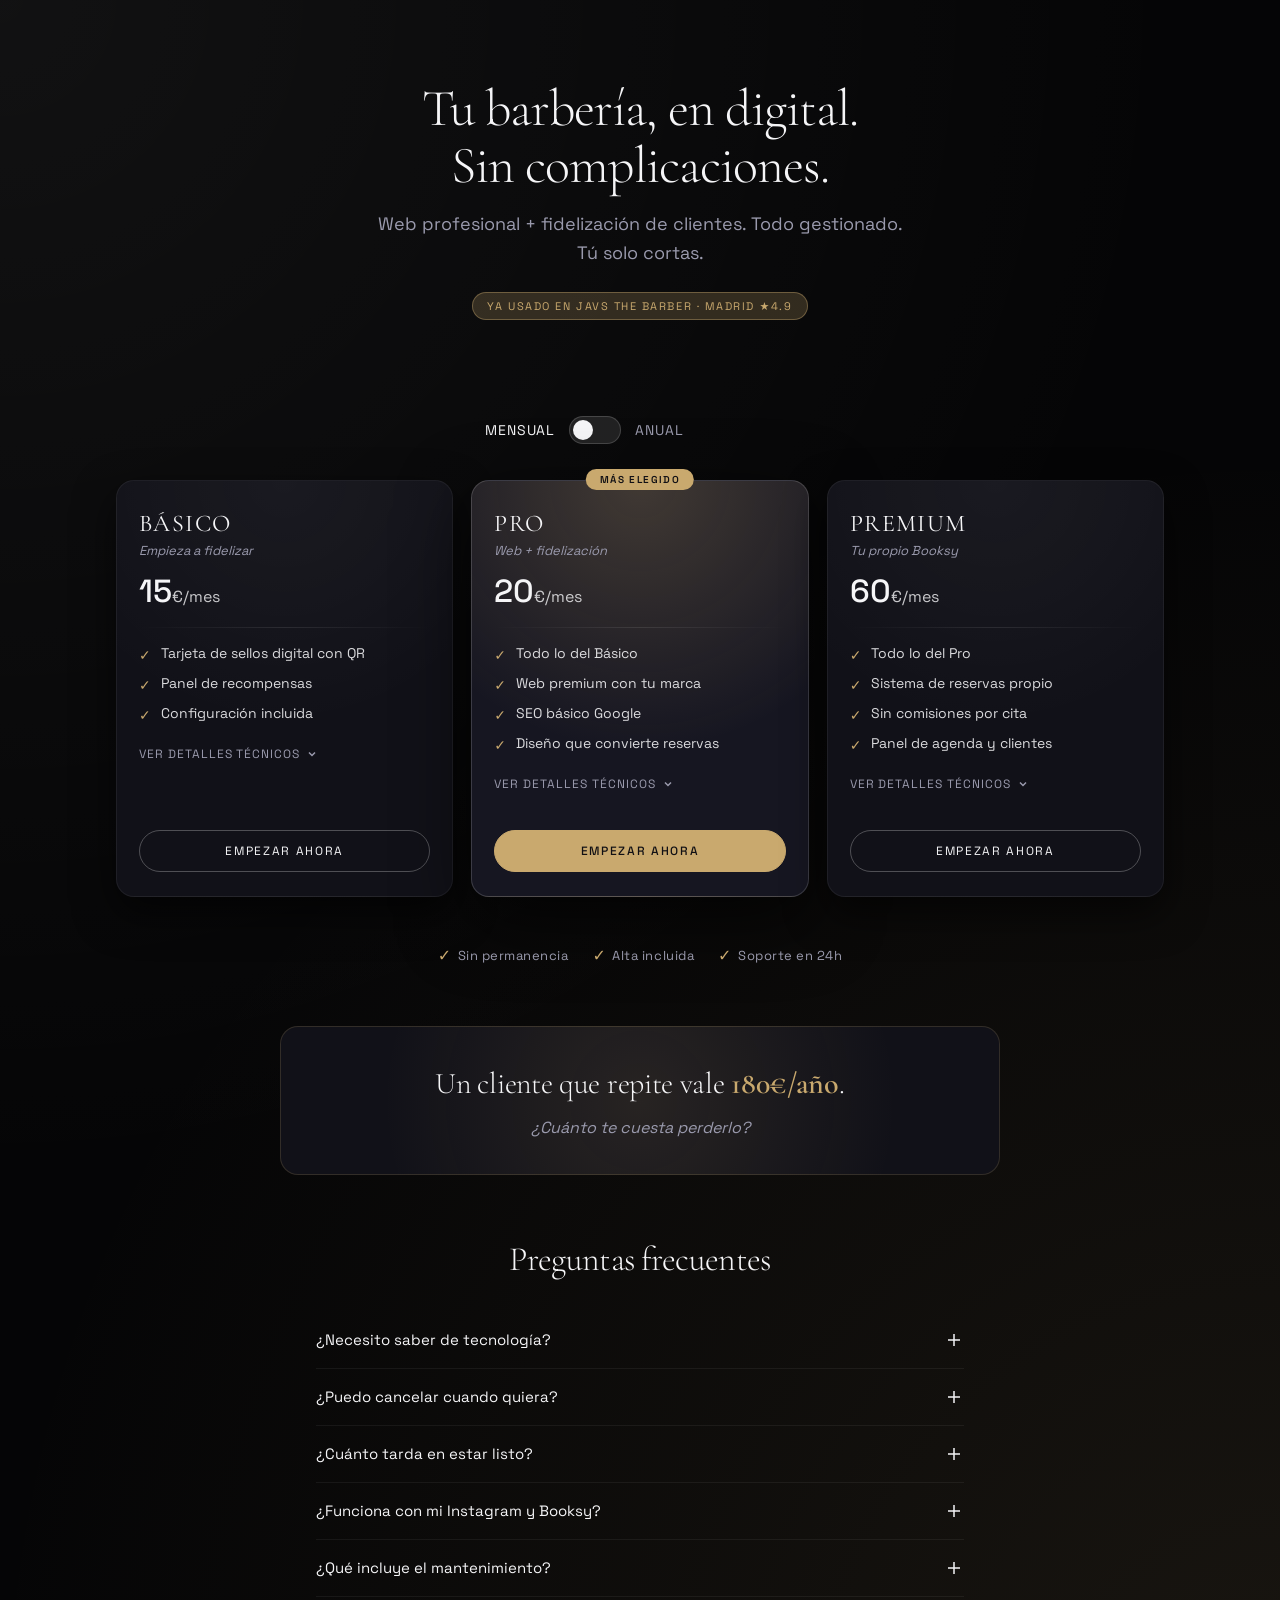
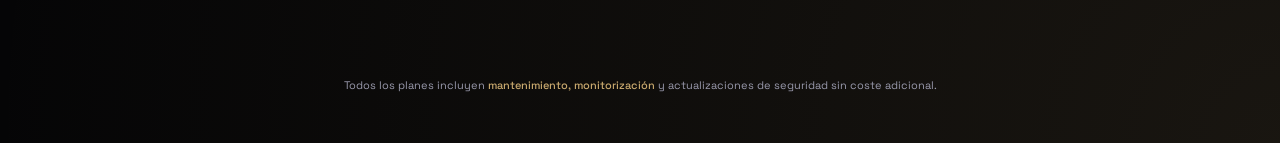
<file: planes.html>
<!DOCTYPE html>
<html lang="es">
<head>
  <meta charset="UTF-8" />
  <meta name="viewport" content="width=device-width,initial-scale=1" />
  <title>Planes de Fidelización · JAVS THE BARBER</title>
  <meta name="description" content="Web profesional + fidelización de clientes para tu barbería. Planes desde 15€/mes. Sin permanencia." />

  <link rel="preconnect" href="https://fonts.googleapis.com" />
  <link rel="preconnect" href="https://fonts.gstatic.com" crossorigin />
  <link href="https://fonts.googleapis.com/css2?family=Cormorant+Garamond:wght@300;400;600&family=Space+Grotesk:wght@300;400;500;600&display=swap" rel="stylesheet" />

  <style>
    :root {
      --bg: #050506;
      --bg-alt: #0c0c11;
      --card: #111118;
      --card-soft: #161621;
      --border-soft: rgba(255,255,255,0.06);
      --border-strong: rgba(255,255,255,0.16);
      --white: #f5f5f7;
      --muted: #9a9aad;
      --gold: #c9a96e;
      --gold-soft: rgba(201,169,110,0.22);
      --accent: #f5f5f7;

      --font-display: 'Cormorant Garamond', Georgia, serif;
      --font-ui: 'Space Grotesk', system-ui, -apple-system, BlinkMacSystemFont, sans-serif;

      --radius-card: 18px;
      --shadow-soft: 0 22px 70px rgba(0,0,0,0.65);
    }

    * { box-sizing: border-box; margin: 0; padding: 0; }

    body {
      min-height: 100vh;
      background:
        radial-gradient(circle at top left, rgba(255,255,255,0.05), transparent 55%),
        radial-gradient(circle at bottom right, rgba(201,169,110,0.10), transparent 60%),
        var(--bg);
      color: var(--white);
      font-family: var(--font-ui);
      -webkit-font-smoothing: antialiased;
    }

    /* ── FADE-UP ANIMATION ── */
    .fade-up {
      opacity: 0;
      transform: translateY(32px);
      transition: opacity 0.7s cubic-bezier(0.22,1,0.36,1), transform 0.7s cubic-bezier(0.22,1,0.36,1);
    }
    .fade-up.visible {
      opacity: 1;
      transform: translateY(0);
    }

    /* ── HERO ── */
    .hero {
      text-align: center;
      padding: 80px 20px 48px;
      max-width: 720px;
      margin: 0 auto;
    }
    .hero__headline {
      font-family: var(--font-display);
      font-weight: 300;
      font-size: clamp(32px, 7vw, 52px);
      letter-spacing: -0.02em;
      line-height: 1.1;
      margin-bottom: 16px;
    }
    .hero__subhead {
      font-size: clamp(15px, 2.5vw, 18px);
      color: var(--muted);
      line-height: 1.6;
      margin-bottom: 24px;
      max-width: 540px;
      margin-left: auto;
      margin-right: auto;
    }
    .hero__badge {
      display: inline-flex;
      align-items: center;
      gap: 6px;
      padding: 6px 14px;
      border-radius: 999px;
      background: var(--gold-soft);
      border: 1px solid rgba(201,169,110,0.4);
      color: var(--gold);
      font-size: 11px;
      letter-spacing: 0.14em;
      text-transform: uppercase;
    }

    /* ── TOGGLE ── */
    .toggle-wrap {
      display: flex;
      justify-content: center;
      align-items: center;
      gap: 14px;
      margin: 48px auto 36px;
    }
    .toggle-label {
      font-size: 14px;
      letter-spacing: 0.06em;
      text-transform: uppercase;
      color: var(--muted);
      cursor: pointer;
      transition: color 0.3s;
    }
    .toggle-label.active {
      color: var(--white);
    }
    .toggle-track {
      position: relative;
      width: 52px;
      height: 28px;
      border-radius: 999px;
      background: rgba(255,255,255,0.1);
      border: 1px solid rgba(255,255,255,0.16);
      cursor: pointer;
      transition: background 0.3s;
    }
    .toggle-track.anual {
      background: var(--gold-soft);
      border-color: rgba(201,169,110,0.4);
    }
    .toggle-thumb {
      position: absolute;
      top: 3px;
      left: 3px;
      width: 20px;
      height: 20px;
      border-radius: 50%;
      background: var(--white);
      transition: transform 0.3s cubic-bezier(0.22,1,0.36,1);
    }
    .toggle-track.anual .toggle-thumb {
      transform: translateX(24px);
      background: var(--gold);
    }
    .toggle-savings {
      font-size: 11px;
      color: var(--gold);
      letter-spacing: 0.08em;
      text-transform: uppercase;
      opacity: 0;
      transition: opacity 0.3s;
    }
    .toggle-savings.show {
      opacity: 1;
    }

    /* ── PLANS GRID ── */
    .plans {
      max-width: 1080px;
      margin: 0 auto;
      padding: 0 16px;
      display: grid;
      gap: 18px;
    }
    @media (min-width: 900px) {
      .plans { grid-template-columns: repeat(3, minmax(0,1fr)); }
    }

    .plan {
      position: relative;
      border-radius: var(--radius-card);
      background: radial-gradient(circle at top, rgba(255,255,255,0.04), transparent 55%), var(--card);
      border: 1px solid var(--border-soft);
      box-shadow: 0 16px 40px rgba(0,0,0,0.6);
      padding: 28px 22px 24px;
      display: flex;
      flex-direction: column;
      gap: 16px;
    }
    .plan--pro {
      background: radial-gradient(circle at top, rgba(201,169,110,0.24), transparent 60%), var(--card-soft);
      border-color: var(--border-strong);
      box-shadow: var(--shadow-soft);
      transform: translateY(-4px);
    }
    @media (min-width: 900px) {
      .plan--pro { transform: translateY(-12px); }
    }

    .plan__popular {
      position: absolute;
      top: -12px;
      left: 50%;
      transform: translateX(-50%);
      padding: 4px 14px;
      border-radius: 999px;
      background: var(--gold);
      color: #111014;
      font-size: 10px;
      font-weight: 600;
      letter-spacing: 0.14em;
      text-transform: uppercase;
      white-space: nowrap;
    }

    .plan__head { display: flex; flex-direction: column; gap: 4px; }

    .plan__name {
      font-family: var(--font-display);
      font-weight: 400;
      font-size: 24px;
      letter-spacing: 0.06em;
      text-transform: uppercase;
    }
    .plan__tagline {
      font-size: 13px;
      color: var(--muted);
      font-style: italic;
    }

    .plan__price {
      display: flex;
      align-items: baseline;
      gap: 4px;
      margin-top: 8px;
    }
    .plan__price-main {
      font-size: 32px;
      font-weight: 500;
    }
    .plan__price-main span {
      font-size: 16px;
      font-weight: 400;
      opacity: 0.8;
    }
    .plan__price-old {
      font-size: 16px;
      color: var(--muted);
      text-decoration: line-through;
      margin-left: 8px;
      display: none;
    }

    .plan__divider {
      height: 1px;
      width: 100%;
      background: linear-gradient(90deg, transparent, rgba(255,255,255,0.16), transparent);
      opacity: 0.6;
    }

    .plan__list {
      list-style: none;
      display: flex;
      flex-direction: column;
      gap: 10px;
      font-size: 14px;
      color: rgba(245,245,247,0.88);
    }
    .plan__list li {
      display: flex;
      gap: 10px;
      align-items: flex-start;
    }
    .plan__check {
      color: var(--gold);
      flex-shrink: 0;
      margin-top: 2px;
      font-size: 14px;
    }
    .plan--pro .plan__check { color: var(--gold); }

    /* Tech details accordion */
    .plan__details-toggle {
      background: none;
      border: none;
      color: var(--muted);
      font-family: var(--font-ui);
      font-size: 12px;
      letter-spacing: 0.08em;
      text-transform: uppercase;
      cursor: pointer;
      display: flex;
      align-items: center;
      gap: 6px;
      padding: 6px 0;
      transition: color 0.2s;
    }
    .plan__details-toggle:hover { color: var(--white); }
    .plan__details-toggle svg {
      transition: transform 0.3s;
      width: 12px;
      height: 12px;
    }
    .plan__details-toggle.open svg {
      transform: rotate(180deg);
    }
    .plan__details-content {
      max-height: 0;
      overflow: hidden;
      transition: max-height 0.4s cubic-bezier(0.22,1,0.36,1);
    }
    .plan__details-content.open {
      max-height: 300px;
    }
    .plan__details-list {
      list-style: none;
      display: flex;
      flex-direction: column;
      gap: 6px;
      font-size: 12px;
      color: var(--muted);
      padding: 8px 0 4px;
    }
    .plan__details-list li {
      display: flex;
      gap: 8px;
      align-items: flex-start;
    }
    .plan__details-dot {
      width: 4px; height: 4px;
      border-radius: 50%;
      background: rgba(255,255,255,0.2);
      margin-top: 6px;
      flex-shrink: 0;
    }

    .plan__cta {
      margin-top: auto;
      display: inline-flex;
      align-items: center;
      justify-content: center;
      border-radius: 999px;
      padding: 12px 20px;
      border: 1px solid rgba(255,255,255,0.26);
      font-size: 12px;
      font-family: var(--font-ui);
      letter-spacing: 0.14em;
      text-transform: uppercase;
      text-decoration: none;
      color: var(--white);
      transition: background 0.22s, border-color 0.22s, transform 0.12s;
    }
    .plan__cta:hover {
      transform: translateY(-1px);
      background: rgba(255,255,255,0.06);
      border-color: rgba(255,255,255,0.5);
    }
    .plan--pro .plan__cta {
      border-color: var(--gold);
      background: var(--gold);
      color: #111014;
      font-weight: 500;
    }
    .plan--pro .plan__cta:hover {
      background: #f1d8a0;
      border-color: #f1d8a0;
    }

    /* ── TRUST BAR ── */
    .trust {
      max-width: 700px;
      margin: 48px auto 0;
      padding: 0 16px;
      display: flex;
      justify-content: center;
      gap: 24px;
      flex-wrap: wrap;
    }
    .trust__item {
      font-size: 13px;
      color: var(--muted);
      display: flex;
      align-items: center;
      gap: 6px;
      letter-spacing: 0.04em;
    }
    .trust__item span:first-child {
      color: var(--gold);
      font-size: 16px;
    }

    /* ── ROI BANNER ── */
    .roi {
      max-width: 720px;
      margin: 60px auto 0;
      padding: 36px 28px;
      text-align: center;
      border-radius: var(--radius-card);
      background: radial-gradient(circle at center, rgba(201,169,110,0.12), transparent 70%), var(--card);
      border: 1px solid rgba(201,169,110,0.18);
    }
    .roi__text {
      font-family: var(--font-display);
      font-size: clamp(22px, 4vw, 30px);
      font-weight: 300;
      line-height: 1.4;
      letter-spacing: -0.01em;
    }
    .roi__text strong {
      color: var(--gold);
      font-weight: 600;
    }
    .roi__question {
      margin-top: 12px;
      font-size: 16px;
      color: var(--muted);
      font-style: italic;
    }

    /* ── FAQ ── */
    .faq {
      max-width: 680px;
      margin: 64px auto 0;
      padding: 0 16px 80px;
    }
    .faq__title {
      font-family: var(--font-display);
      font-weight: 300;
      font-size: clamp(24px, 5vw, 34px);
      text-align: center;
      margin-bottom: 32px;
      letter-spacing: -0.02em;
    }
    .faq__item {
      border-bottom: 1px solid var(--border-soft);
    }
    .faq__question {
      width: 100%;
      background: none;
      border: none;
      color: var(--white);
      font-family: var(--font-ui);
      font-size: 15px;
      text-align: left;
      padding: 18px 0;
      cursor: pointer;
      display: flex;
      justify-content: space-between;
      align-items: center;
      gap: 12px;
      transition: color 0.2s;
    }
    .faq__question:hover { color: var(--gold); }
    .faq__icon {
      flex-shrink: 0;
      width: 20px;
      height: 20px;
      transition: transform 0.3s;
    }
    .faq__question.open .faq__icon { transform: rotate(45deg); }
    .faq__answer {
      max-height: 0;
      overflow: hidden;
      transition: max-height 0.4s cubic-bezier(0.22,1,0.36,1);
    }
    .faq__answer-inner {
      padding: 0 0 18px;
      font-size: 14px;
      color: var(--muted);
      line-height: 1.7;
    }
    .faq__answer.open {
      max-height: 200px;
    }

    /* ── FOOTER ── */
    footer {
      text-align: center;
      padding: 0 16px 48px;
      font-size: 11px;
      color: var(--muted);
      line-height: 1.6;
    }
    footer strong { color: var(--gold); font-weight: 500; }
  </style>
</head>
<body>

  <!-- HERO -->
  <section class="hero fade-up">
    <h1 class="hero__headline">Tu barbería, en digital.<br>Sin complicaciones.</h1>
    <p class="hero__subhead">Web profesional + fidelización de clientes. Todo gestionado. Tú solo cortas.</p>
    <span class="hero__badge">Ya usado en JAVS THE BARBER · Madrid ★4.9</span>
  </section>

  <!-- TOGGLE Mensual / Anual -->
  <div class="toggle-wrap fade-up">
    <span class="toggle-label active" data-period="mensual">Mensual</span>
    <div class="toggle-track" id="billingToggle" role="switch" aria-checked="false" tabindex="0">
      <div class="toggle-thumb"></div>
    </div>
    <span class="toggle-label" data-period="anual">Anual</span>
    <span class="toggle-savings">2 meses gratis</span>
  </div>

  <!-- PLANS -->
  <main class="plans">

    <!-- Básico -->
    <section class="plan fade-up">
      <div class="plan__head">
        <div class="plan__name">Básico</div>
        <div class="plan__tagline">Empieza a fidelizar</div>
        <div class="plan__price">
          <div class="plan__price-main" data-monthly="15" data-annual="12.50">15<span>€/mes</span></div>
          <div class="plan__price-old">15 €/mes</div>
        </div>
      </div>

      <div class="plan__divider"></div>

      <ul class="plan__list">
        <li><span class="plan__check">✓</span><span>Tarjeta de sellos digital con QR</span></li>
        <li><span class="plan__check">✓</span><span>Panel de recompensas</span></li>
        <li><span class="plan__check">✓</span><span>Configuración incluida</span></li>
      </ul>

      <button class="plan__details-toggle" aria-expanded="false">
        Ver detalles técnicos
        <svg viewBox="0 0 12 12" fill="none" stroke="currentColor" stroke-width="1.5"><path d="M3 4.5L6 7.5L9 4.5"/></svg>
      </button>
      <div class="plan__details-content">
        <ul class="plan__details-list">
          <li><span class="plan__details-dot"></span><span>Infraestructura cloud (Supabase + Vercel) con backups</span></li>
          <li><span class="plan__details-dot"></span><span>Base de datos segura para clientes y sellos</span></li>
          <li><span class="plan__details-dot"></span><span>QR firmados criptográficamente anti-fraude</span></li>
        </ul>
      </div>

      <a href="https://buy.stripe.com/fZucN6f6c0nNfVp7BL1Nu03" class="plan__cta" target="_blank" rel="noopener"
         data-monthly-href="https://buy.stripe.com/fZucN6f6c0nNfVp7BL1Nu03"
         data-annual-href="https://buy.stripe.com/eVq14ocY4gmL7oT1dn1Nu07">Empezar ahora</a>
    </section>

    <!-- Pro -->
    <section class="plan plan--pro fade-up" style="transition-delay:0.1s">
      <span class="plan__popular">Más elegido</span>
      <div class="plan__head">
        <div class="plan__name">Pro</div>
        <div class="plan__tagline">Web + fidelización</div>
        <div class="plan__price">
          <div class="plan__price-main" data-monthly="20" data-annual="16.67">20<span>€/mes</span></div>
          <div class="plan__price-old">20 /mes€</div>
        </div>
      </div>

      <div class="plan__divider"></div>

      <ul class="plan__list">
        <li><span class="plan__check">✓</span><span>Todo lo del Básico</span></li>
        <li><span class="plan__check">✓</span><span>Web premium con tu marca</span></li>
        <li><span class="plan__check">✓</span><span>SEO básico Google</span></li>
        <li><span class="plan__check">✓</span><span>Diseño que convierte reservas</span></li>
      </ul>

      <button class="plan__details-toggle" aria-expanded="false">
        Ver detalles técnicos
        <svg viewBox="0 0 12 12" fill="none" stroke="currentColor" stroke-width="1.5"><path d="M3 4.5L6 7.5L9 4.5"/></svg>
      </button>
      <div class="plan__details-content">
        <ul class="plan__details-list">
          <li><span class="plan__details-dot"></span><span>Web ultra rápida (Next.js) en CDN global</span></li>
          <li><span class="plan__details-dot"></span><span>Responsive real: móvil, tablet y desktop</span></li>
          <li><span class="plan__details-dot"></span><span>Integración directa con tarjeta de sellos</span></li>
        </ul>
      </div>

      <a href="https://buy.stripe.com/5kQcN69LS7Qf10v3lv1Nu02" class="plan__cta" target="_blank" rel="noopener"
         data-monthly-href="https://buy.stripe.com/5kQcN69LS7Qf10v3lv1Nu02"
         data-annual-href="https://buy.stripe.com/4gM5kE3nu5I75gLaNX1Nu06">Empezar ahora</a>
    </section>

    <!-- Premium -->
    <section class="plan fade-up" style="transition-delay:0.2s">
      <div class="plan__head">
        <div class="plan__name">Premium</div>
        <div class="plan__tagline">Tu propio Booksy</div>
        <div class="plan__price">
          <div class="plan__price-main" data-monthly="60" data-annual="50">60<span>€/mes</span></div>
          <div class="plan__price-old">60 €/mes</div>
        </div>
      </div>

      <div class="plan__divider"></div>

      <ul class="plan__list">
        <li><span class="plan__check">✓</span><span>Todo lo del Pro</span></li>
        <li><span class="plan__check">✓</span><span>Sistema de reservas propio</span></li>
        <li><span class="plan__check">✓</span><span>Sin comisiones por cita</span></li>
        <li><span class="plan__check">✓</span><span>Panel de agenda y clientes</span></li>
      </ul>

      <button class="plan__details-toggle" aria-expanded="false">
        Ver detalles técnicos
        <svg viewBox="0 0 12 12" fill="none" stroke="currentColor" stroke-width="1.5"><path d="M3 4.5L6 7.5L9 4.5"/></svg>
      </button>
      <div class="plan__details-content">
        <ul class="plan__details-list">
          <li><span class="plan__details-dot"></span><span>Arquitectura escalable con APIs seguras</span></li>
          <li><span class="plan__details-dot"></span><span>Panel privado de citas, clientes y recompensas</span></li>
          <li><span class="plan__details-dot"></span><span>Posibilidad de recordatorios email/SMS</span></li>
        </ul>
      </div>

      <a href="https://buy.stripe.com/8x24gAaPWgmL9x1e091Nu04" class="plan__cta" target="_blank" rel="noopener"
         data-monthly-href="https://buy.stripe.com/8x24gAaPWgmL9x1e091Nu04"
         data-annual-href="https://buy.stripe.com/7sY5kEe289Yn7oTg8h1Nu05">Empezar ahora</a>
    </section>
  </main>

  <!-- TRUST BAR -->
  <div class="trust fade-up">
    <div class="trust__item"><span>✓</span><span>Sin permanencia</span></div>
    <div class="trust__item"><span>✓</span><span>Alta incluida</span></div>
    <div class="trust__item"><span>✓</span><span>Soporte en 24h</span></div>
  </div>

  <!-- ROI BANNER -->
  <section class="roi fade-up">
    <p class="roi__text">Un cliente que repite vale <strong>180€/año</strong>.</p>
    <p class="roi__question">¿Cuánto te cuesta perderlo?</p>
  </section>

  <!-- FAQ -->
  <section class="faq fade-up">
    <h2 class="faq__title">Preguntas frecuentes</h2>

    <div class="faq__item">
      <button class="faq__question">
        ¿Necesito saber de tecnología?
        <svg class="faq__icon" viewBox="0 0 20 20" fill="none" stroke="currentColor" stroke-width="1.5"><line x1="10" y1="4" x2="10" y2="16"/><line x1="4" y1="10" x2="16" y2="10"/></svg>
      </button>
      <div class="faq__answer">
        <p class="faq__answer-inner">Para nada. Nosotros nos encargamos de todo: configuración, diseño, puesta en marcha y mantenimiento. Tú solo necesitas atender a tus clientes.</p>
      </div>
    </div>

    <div class="faq__item">
      <button class="faq__question">
        ¿Puedo cancelar cuando quiera?
        <svg class="faq__icon" viewBox="0 0 20 20" fill="none" stroke="currentColor" stroke-width="1.5"><line x1="10" y1="4" x2="10" y2="16"/><line x1="4" y1="10" x2="16" y2="10"/></svg>
      </button>
      <div class="faq__answer">
        <p class="faq__answer-inner">Sí, sin permanencia ni letra pequeña. Cancelas desde Stripe con un clic y dejas de pagar el mes siguiente.</p>
      </div>
    </div>

    <div class="faq__item">
      <button class="faq__question">
        ¿Cuánto tarda en estar listo?
        <svg class="faq__icon" viewBox="0 0 20 20" fill="none" stroke="currentColor" stroke-width="1.5"><line x1="10" y1="4" x2="10" y2="16"/><line x1="4" y1="10" x2="16" y2="10"/></svg>
      </button>
      <div class="faq__answer">
        <p class="faq__answer-inner">El plan Básico se activa en 24-48h. Los planes Pro y Premium, entre 5 y 10 días laborables dependiendo del contenido que nos facilites.</p>
      </div>
    </div>

    <div class="faq__item">
      <button class="faq__question">
        ¿Funciona con mi Instagram y Booksy?
        <svg class="faq__icon" viewBox="0 0 20 20" fill="none" stroke="currentColor" stroke-width="1.5"><line x1="10" y1="4" x2="10" y2="16"/><line x1="4" y1="10" x2="16" y2="10"/></svg>
      </button>
      <div class="faq__answer">
        <p class="faq__answer-inner">Sí. Integramos enlaces directos a tu Instagram, Booksy y cualquier plataforma que uses. En el plan Premium, las reservas van por tu propio sistema sin depender de terceros.</p>
      </div>
    </div>

    <div class="faq__item">
      <button class="faq__question">
        ¿Qué incluye el mantenimiento?
        <svg class="faq__icon" viewBox="0 0 20 20" fill="none" stroke="currentColor" stroke-width="1.5"><line x1="10" y1="4" x2="10" y2="16"/><line x1="4" y1="10" x2="16" y2="10"/></svg>
      </button>
      <div class="faq__answer">
        <p class="faq__answer-inner">Actualizaciones de seguridad, monitorización del servicio, backups y soporte técnico por chat. Todo incluido en la cuota mensual, sin costes extra.</p>
      </div>
    </div>
  </section>

  <!-- FOOTER -->
  <footer>
    <p>Todos los planes incluyen <strong>mantenimiento, monitorización</strong> y actualizaciones de seguridad sin coste adicional.</p>
  </footer>

  <script>
    /* ── Fade-up on scroll ── */
    const observer = new IntersectionObserver((entries) => {
      entries.forEach(e => { if (e.isIntersecting) { e.target.classList.add('visible'); observer.unobserve(e.target); } });
    }, { threshold: 0.1 });
    document.querySelectorAll('.fade-up').forEach(el => observer.observe(el));

    /* ── Billing toggle ── */
    const toggle = document.getElementById('billingToggle');
    const labels = document.querySelectorAll('.toggle-label');
    const savings = document.querySelector('.toggle-savings');
    const prices = document.querySelectorAll('.plan__price-main[data-monthly]');
    const oldPrices = document.querySelectorAll('.plan__price-old');
    const ctas = document.querySelectorAll('.plan__cta[data-monthly-href]');
    let isAnual = false;

    function setBilling(anual) {
      isAnual = anual;
      toggle.classList.toggle('anual', anual);
      toggle.setAttribute('aria-checked', anual);
      labels.forEach(l => l.classList.toggle('active', (l.dataset.period === 'anual') === anual));
      savings.classList.toggle('show', anual);

      prices.forEach((el) => {
        const val = anual ? el.dataset.annual : el.dataset.monthly;
        const display = parseFloat(val) % 1 === 0 ? parseInt(val) : val;
        el.innerHTML = display + '<span>€/mes</span>';
      });
      oldPrices.forEach(el => { el.style.display = anual ? 'inline' : 'none'; });
      ctas.forEach(el => { el.href = anual ? el.dataset.annualHref : el.dataset.monthlyHref; });
    }

    toggle.addEventListener('click', () => setBilling(!isAnual));
    toggle.addEventListener('keydown', e => { if (e.key === 'Enter' || e.key === ' ') { e.preventDefault(); setBilling(!isAnual); } });
    labels.forEach(l => l.addEventListener('click', () => setBilling(l.dataset.period === 'anual')));

    /* ── Tech details accordion ── */
    document.querySelectorAll('.plan__details-toggle').forEach(btn => {
      btn.addEventListener('click', () => {
        const open = btn.classList.toggle('open');
        btn.setAttribute('aria-expanded', open);
        btn.nextElementSibling.classList.toggle('open', open);
      });
    });

    /* ── FAQ accordion ── */
    document.querySelectorAll('.faq__question').forEach(btn => {
      btn.addEventListener('click', () => {
        const wasOpen = btn.classList.contains('open');
        // close all
        document.querySelectorAll('.faq__question.open').forEach(q => {
          q.classList.remove('open');
          q.nextElementSibling.classList.remove('open');
        });
        if (!wasOpen) {
          btn.classList.add('open');
          btn.nextElementSibling.classList.add('open');
        }
      });
    });
  </script>
</body>
</html>
</file>
